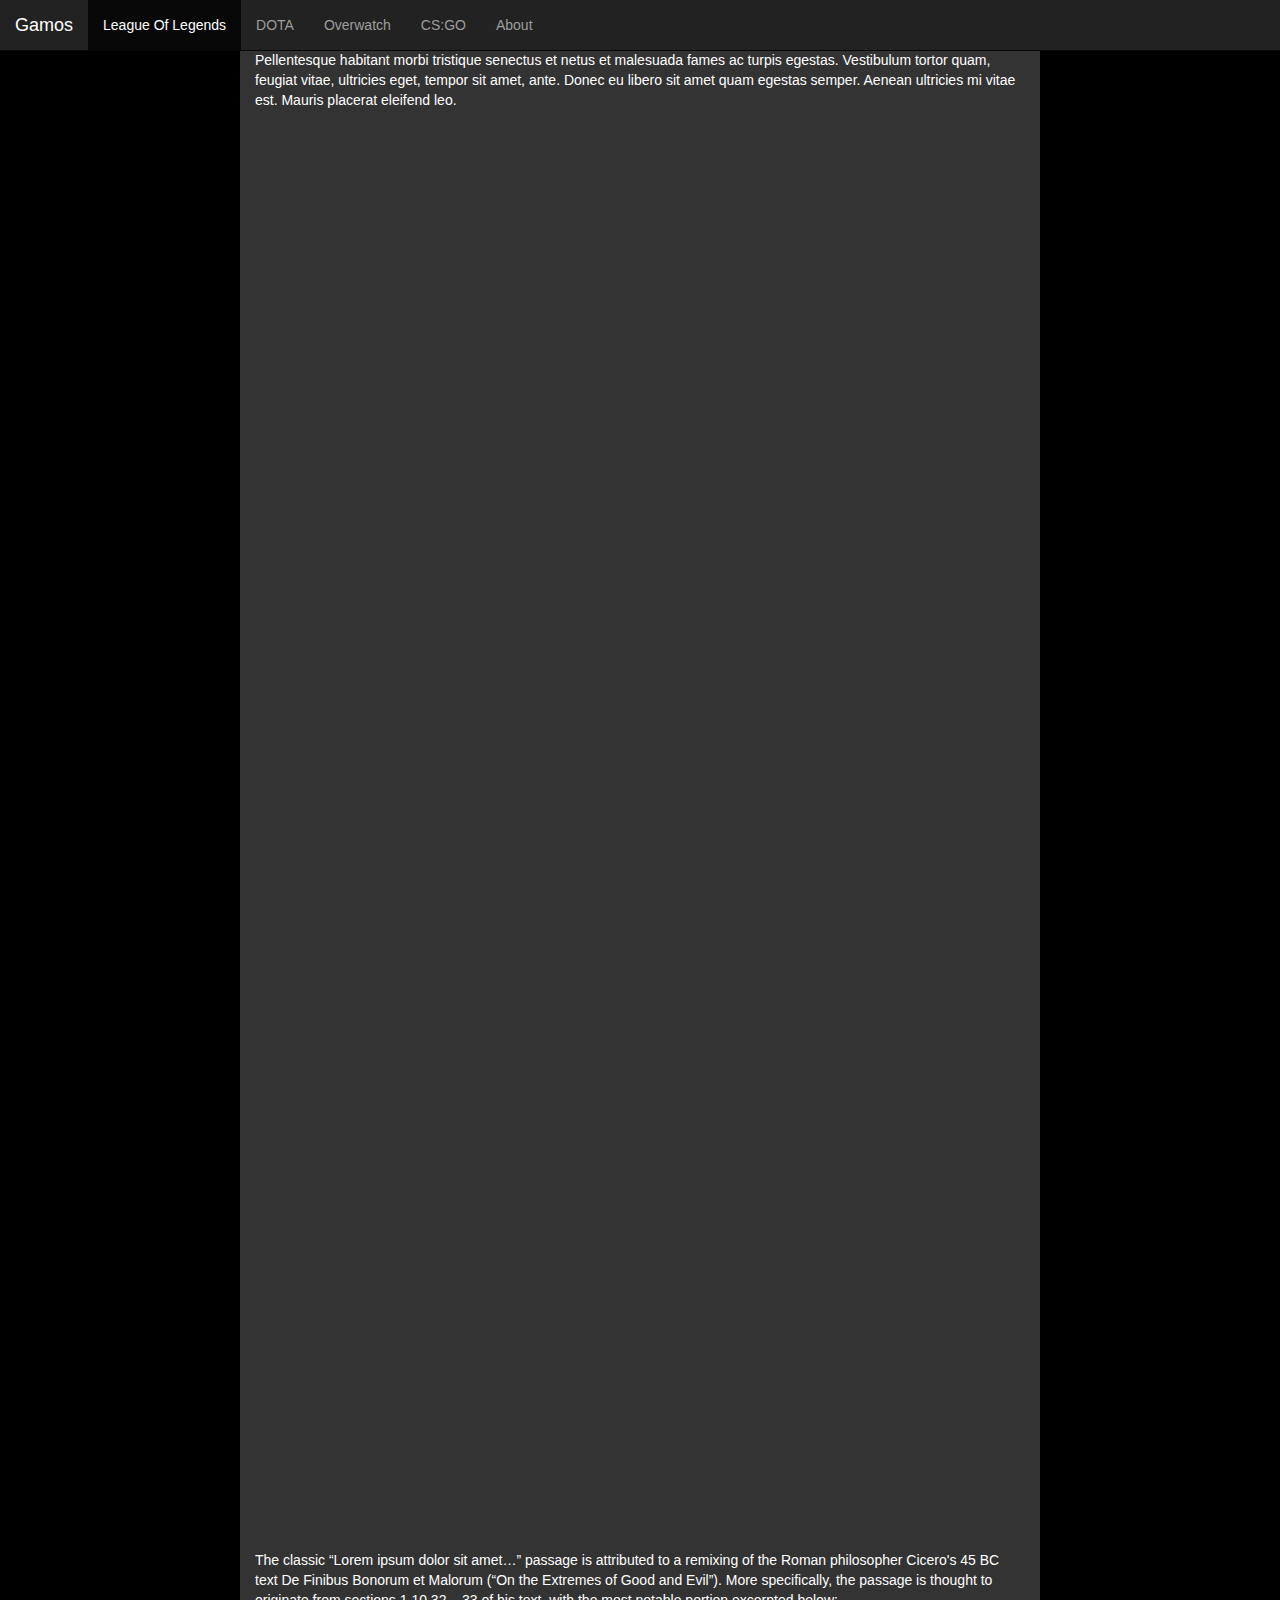
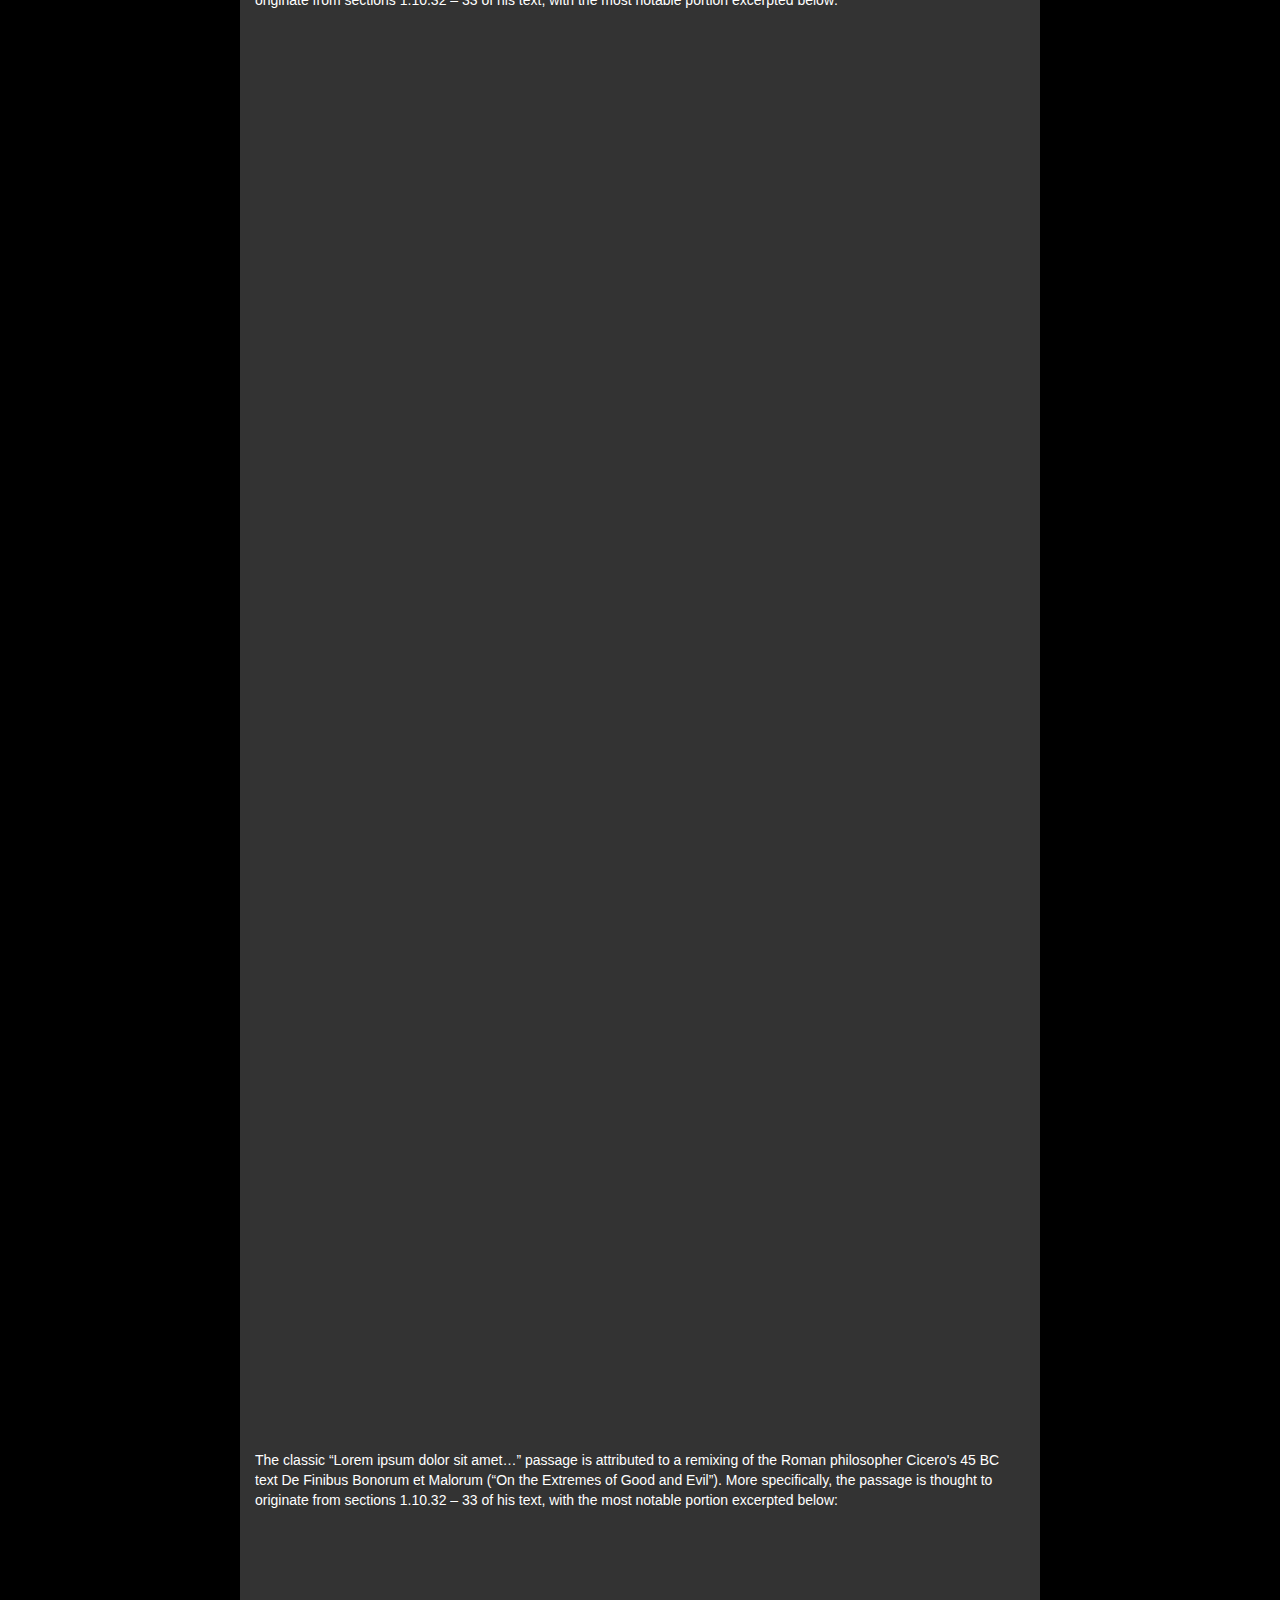
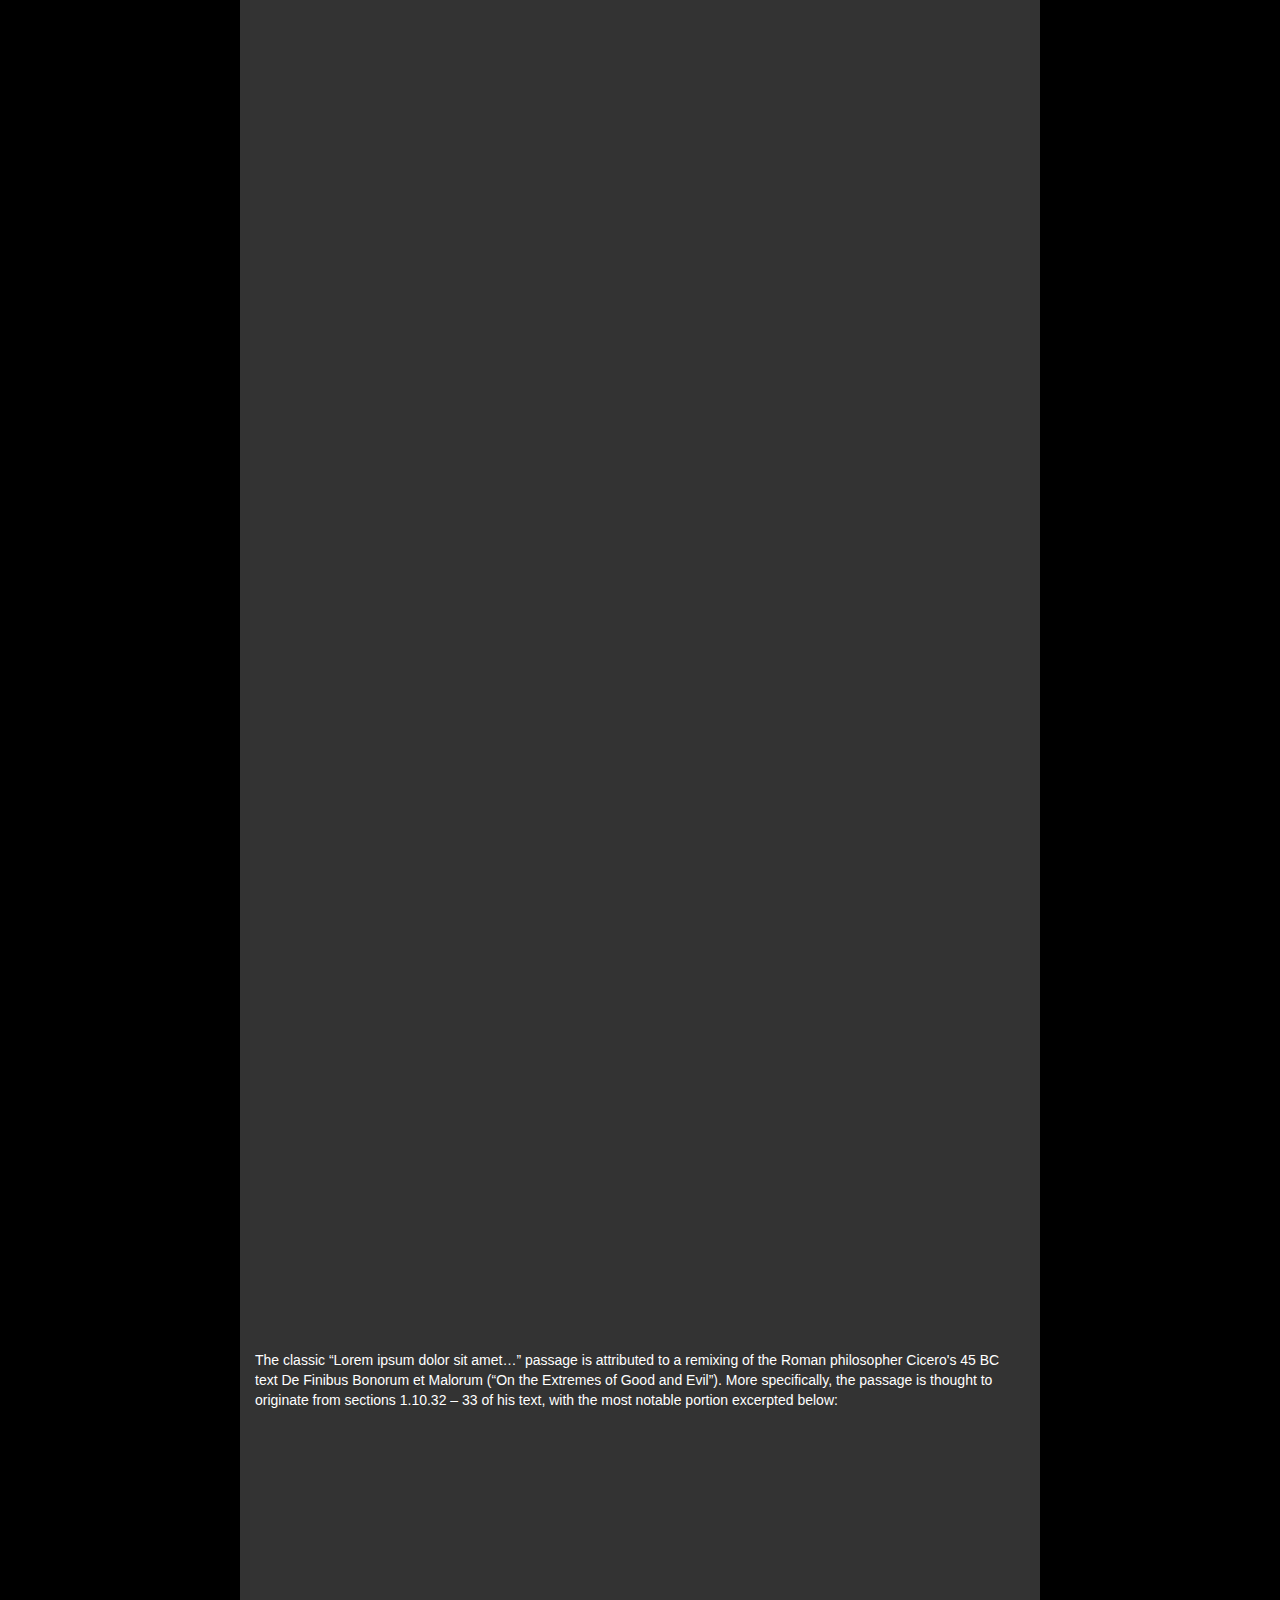
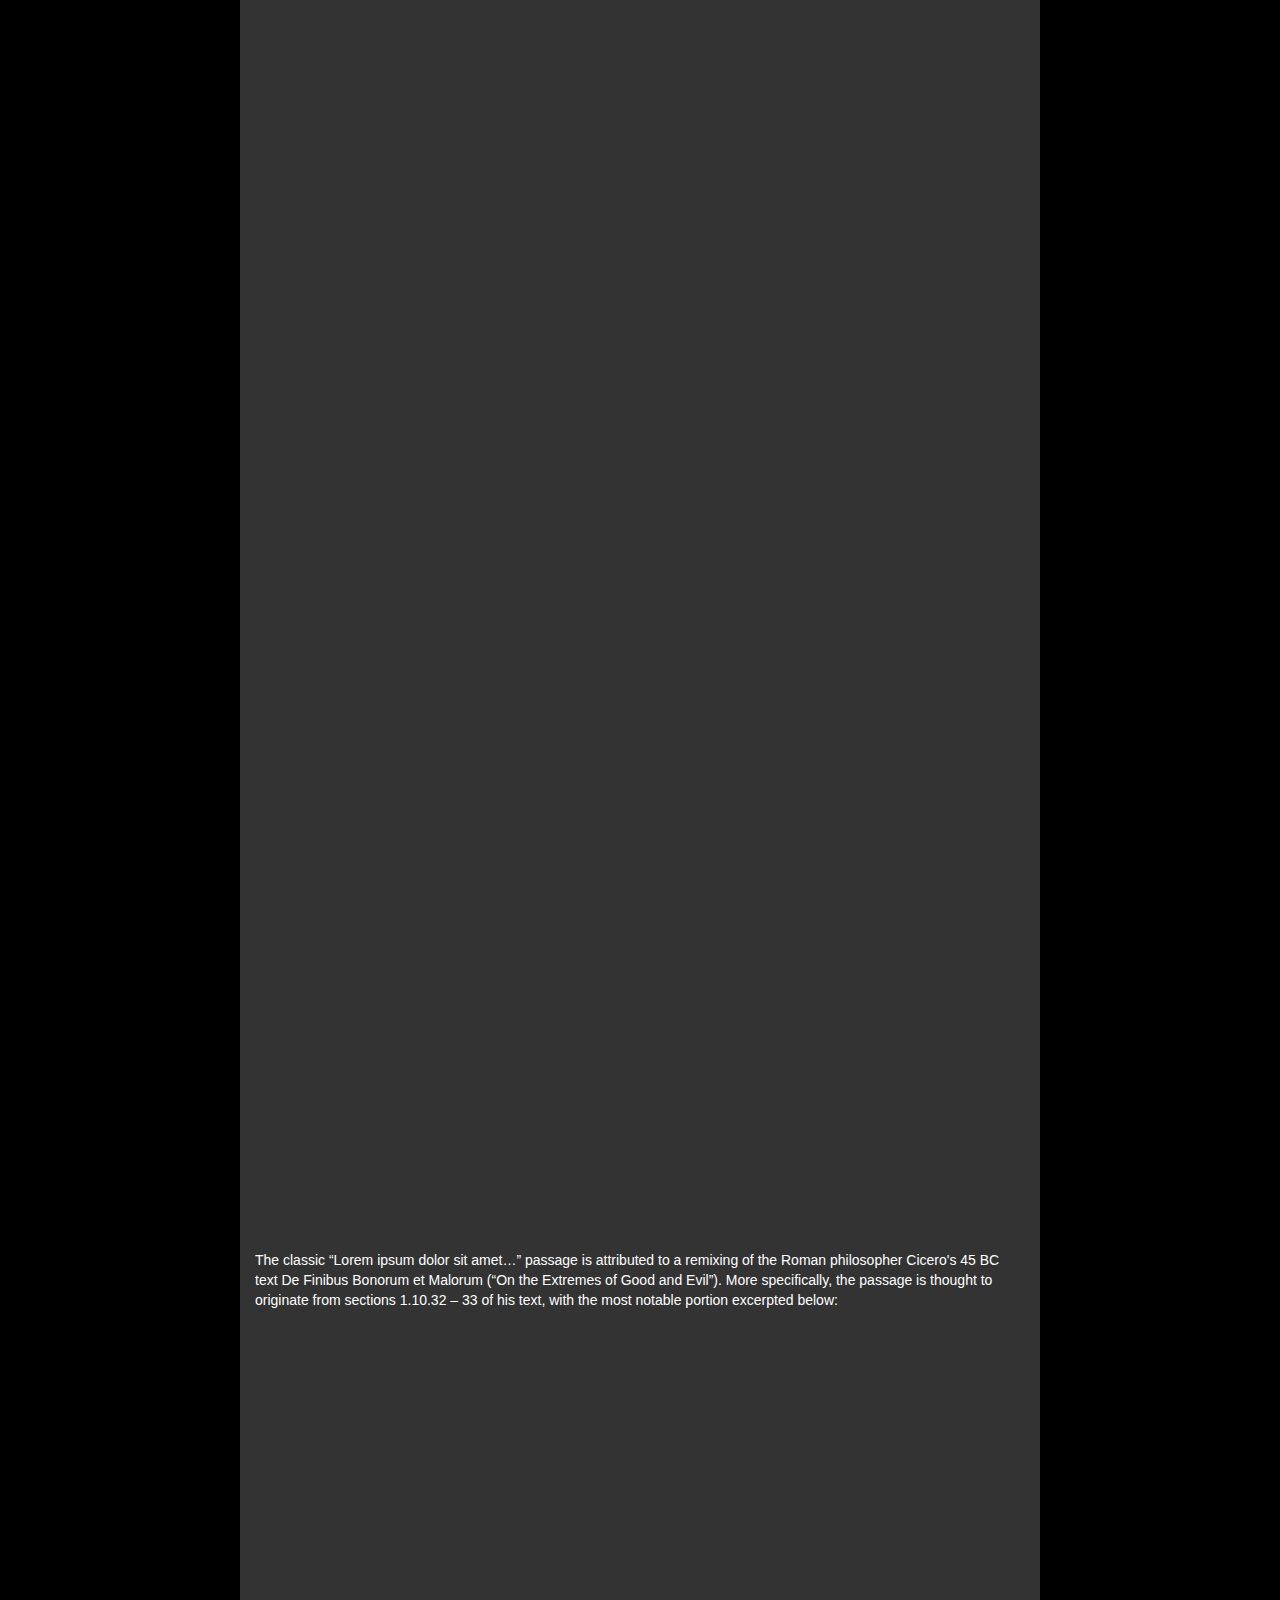
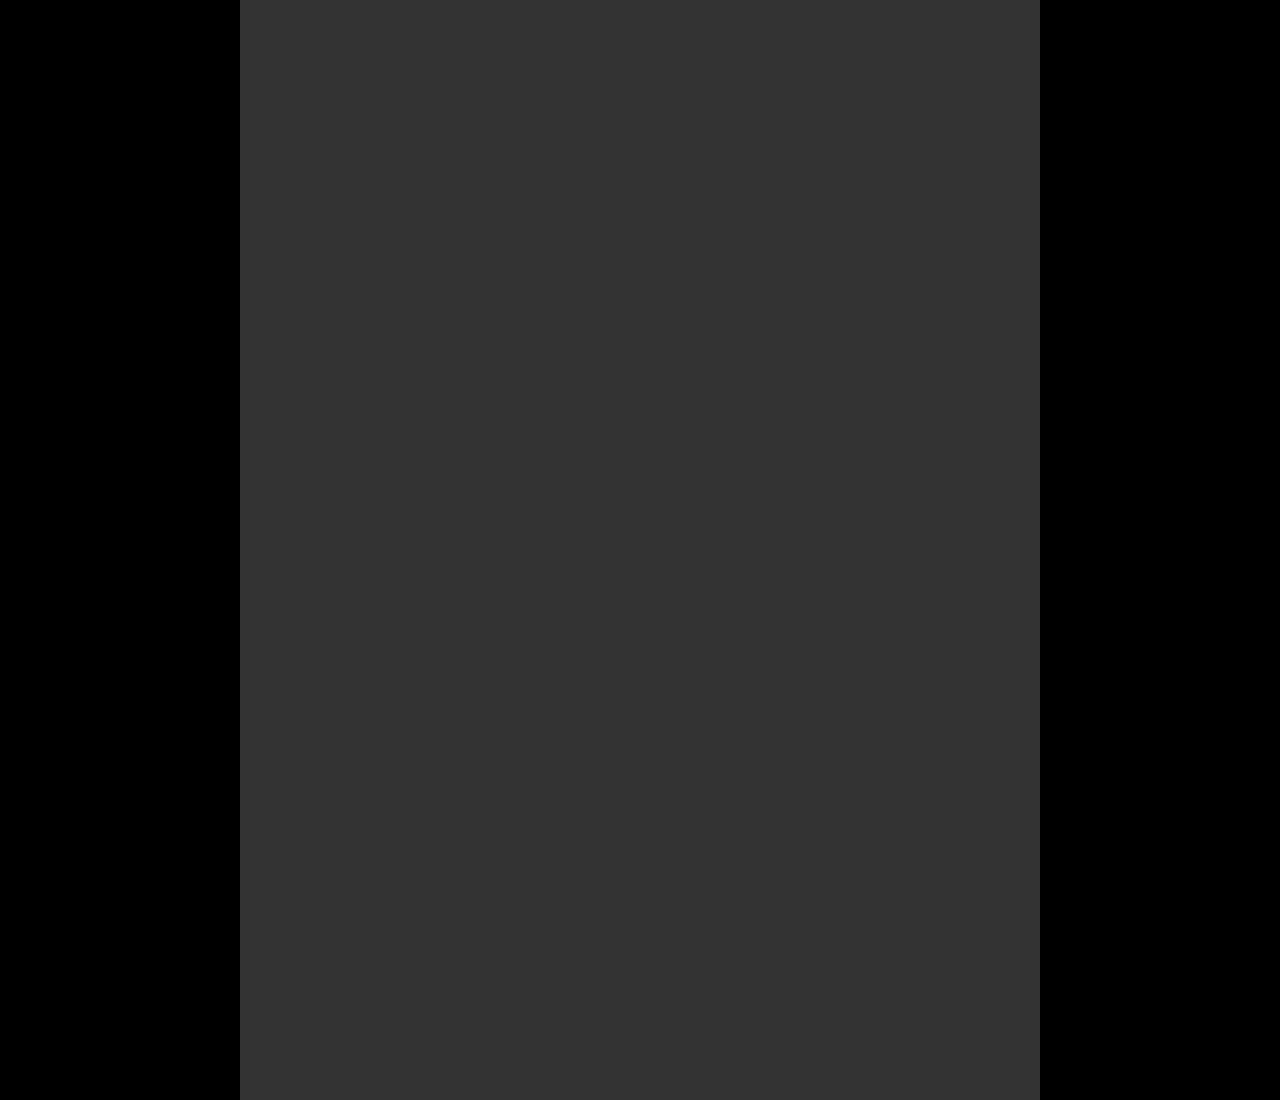
<file: index.html>
<html lang="en">
	<head>
		<meta charset="utf-8">
		<title>"Proekt po web"</title>
		<link rel="stylesheet" href="https://maxcdn.bootstrapcdn.com/bootstrap/3.3.7/css/bootstrap.min.css">
		<script src="https://ajax.googleapis.com/ajax/libs/jquery/3.3.1/jquery.min.js"></script>
		<script src="https://maxcdn.bootstrapcdn.com/bootstrap/3.3.7/js/bootstrap.min.js"></script>
		<script>
			$(document).on('click', 'a[href^="#"]', function (event) {
				event.preventDefault();

				$('html, body').animate({
					scrollTop: $($.attr(this, 'href')).offset().top
				}, 500);
			});
		</script>
		<style>
			body {
				background-color: #000000;
				position: relative; 
				height: 100%
				
			}
			#lol, #dota, #ow, #csgo, #about {padding-top:50px;height:1500px; background-color:rgba(255, 255, 255, 0.2); }
			.content {
				width:800px; margin:0 auto;
			}
			.content > * {
				color: white;
			}
		</style>
	</head>
	<body data-spy="scroll" data-target=".navbar" data-offset="50">
		<nav class="navbar navbar-inverse navbar-fixed-top">
			<div class="container-fluid">
				<div class="navbar-header">
					<button type="button" class="navbar-toggle" data-toggle="collapse" data-target="#myNavbar">
						<span class="icon-bar"></span>
						<span class="icon-bar"></span>
						<span class="icon-bar"></span>                        
					</button>
					<a class="navbar-brand" href="#">Gamos</a>
				</div>
				<div>
					<div class="collapse navbar-collapse" id="myNavbar">
						<ul class="nav navbar-nav">
						  <li><a href="#lol">League Of Legends</a></li>
						  <li><a href="#dota">DOTA</a>
						  <li><a href="#ow">Overwatch</a>
						  <li><a href="#csgo">CS:GO</a>
						  <li><a href="#about">About</a>
						</ul>
					</div>
				</div>
			</div>
		</nav>
		<div id="lol" class="container-fluid content">
			<p>Pellentesque habitant morbi tristique senectus et netus et malesuada fames ac turpis egestas. Vestibulum tortor quam, feugiat vitae, ultricies eget, tempor sit amet, ante. Donec eu libero sit amet quam egestas semper. Aenean ultricies mi vitae est. Mauris placerat eleifend leo.</p>
			
		</div>
		<div id="dota" class="container-fluid content">
			<p>The classic “Lorem ipsum dolor sit amet…” passage is attributed to a remixing of the Roman philosopher Cicero's 45 BC text De Finibus Bonorum et Malorum (“On the Extremes of Good and Evil”). More specifically, the passage is thought to originate from sections 1.10.32 – 33 of his text, with the most notable portion excerpted below: </p>
		</div>
		<div id="ow" class="container-fluid content">
			<p>The classic “Lorem ipsum dolor sit amet…” passage is attributed to a remixing of the Roman philosopher Cicero's 45 BC text De Finibus Bonorum et Malorum (“On the Extremes of Good and Evil”). More specifically, the passage is thought to originate from sections 1.10.32 – 33 of his text, with the most notable portion excerpted below: </p>
		</div>
		<div id="csgo" class="container-fluid content">
			<p>The classic “Lorem ipsum dolor sit amet…” passage is attributed to a remixing of the Roman philosopher Cicero's 45 BC text De Finibus Bonorum et Malorum (“On the Extremes of Good and Evil”). More specifically, the passage is thought to originate from sections 1.10.32 – 33 of his text, with the most notable portion excerpted below: </p>
		</div>
		<div id="about" class="container-fluid content">
			<p>The classic “Lorem ipsum dolor sit amet…” passage is attributed to a remixing of the Roman philosopher Cicero's 45 BC text De Finibus Bonorum et Malorum (“On the Extremes of Good and Evil”). More specifically, the passage is thought to originate from sections 1.10.32 – 33 of his text, with the most notable portion excerpted below: </p>
		</div>
	</body>
</html>
</file>
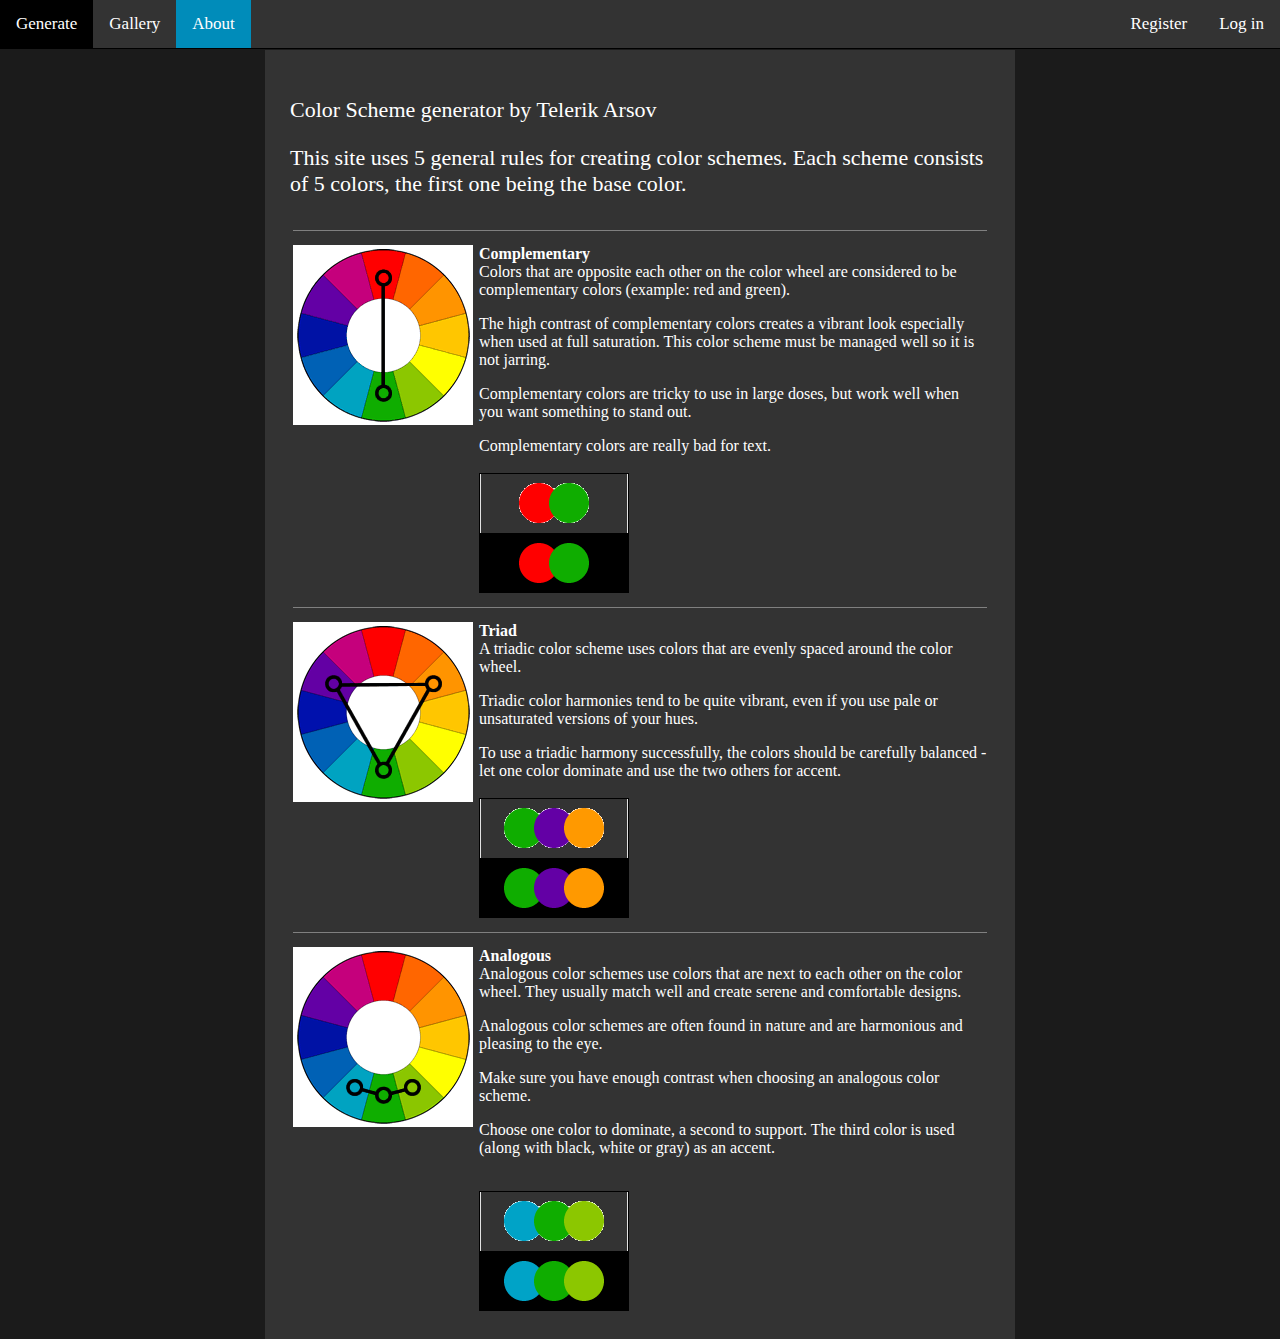
<file: about.html>
<html lang="en">
	<head>
		<meta charset="utf-8">
		<title>"Proekt po web"</title>
		<link rel="stylesheet" type="text/css" href="styles/gallery.css">
		<link rel="stylesheet" type="text/css" href="styles/generate.css">
		<link rel="stylesheet" type="text/css" href="styles/about.css">
		<link rel="stylesheet" type="text/css" href="styles/navbar.css">
		<link rel="stylesheet" type="text/css" href="styles/tutorial-modal.css">
		<link rel="stylesheet" type="text/css" href="styles/login-register.css">
		<script src="https://ajax.googleapis.com/ajax/libs/jquery/3.3.1/jquery.min.js"></script>
		<script src="scripts/script.js"></script>
	
	</head>
	<body>
		<div id="register" class="modal">
			<!-- Modal content -->
			<div class="modal-content reg">
				<div class="modal-header">
					<span class="close">&times;</span>
					<h2>Register</h2>
					</div>
					<div class="modal-body">
					<form method="post" action="index.html">
						<h1>Register</h1>
						<input type="email" placeholder="email" required/>
						<input type="password" id="password" placeholder="password" required/>
						<input type="password" id="confirm_password" placeholder="confirm password" required/>
						<a href="#">
							<button type="submit" class="gen-button">Register</button>
						</a>
					</form>
				</div>
			</div>
		</div>
		<div id="logIn" class="modal">
			<!-- Modal content -->
			<div class="modal-content log">
				<div class="modal-header">
					<span class="close">&times;</span>
					<h2>Log in</h2>
					</div>
					<div class="modal-body">
					<form method="post">
						<h1>Log In</h1>
						<form>
							<input type="email" placeholder="Email" required/>
							<input type="password" placeholder="Password" required/>
							<a href="#">
								<button type="submit" class="gen-button">Log In</button>
							</a>
						</form>
					</form>
				</div>
			</div>
		</div>
		<div class="navbar">
			<a href="generate.html">Generate</a>
			<a href="gallery.html">Gallery</a>
			<a href="about.html" class="active">About</a>
			<a class="login">Log in</a>
			<a class="register">Register</a>
			<a href="javascript:void(0);" style="font-size:15px;" class="icon" onclick="responsiveNav()">&#9776;</a>
        </div>
        <div class="intro">
            <div class="container">
				<p>Color Scheme generator by Telerik Arsov</p>
				<p>This site uses 5 general rules for creating color schemes. Each scheme consists of 
					5 colors, the first one being the base color.</p>
				<table class="colorInfo">
					<tbody>
						<tr>
							<td colspan="2"><hr size="1" noshade></td>
						</tr>
						<tr>
							<td valign="top"> <img src="img/complementary.png" name="Complementary" alt="Color Wheel with complementary color scheme"> </td>
							<td><p><strong>Complementary</strong> <br>
								Colors that are opposite each other on the color wheel are considered to be complementary
								colors (example: red and green).</p>
								<p>The high contrast of complementary colors creates a vibrant look especially when
								used at full saturation. This color scheme must be managed well so it is not jarring.</p>
								<p>Complementary colors are tricky to use in large doses, but work well when you want
								something to stand out. </p>
								<p> Complementary colors are really bad for text. <br>
								<br>
								<img src="img/Swatch_compl.png" alt="complementary color scheme" width="150" height="120"> </p>
							</td>
						</tr>
						<tr>
							<td colspan="2"><hr size="1" noshade></td>
						</tr>
						<tr>
							<td valign="top"><img src="img/triad.png" name="Triad" alt="Color Wheel with triadic color scheme"></td>
							<td><p><strong>Triad</strong> <br>
							A triadic color scheme uses colors that are evenly spaced around the color wheel. </p>
							<p>Triadic color harmonies tend to be quite vibrant, even if you use pale or unsaturated
							versions of your hues.</p>
							<p> To use a triadic harmony successfully, the colors should be carefully balanced
							- let one color dominate and use the two others for accent.<br>
							<br>
							<img src="img/Swatch_triad.png" alt="triadic color scheme" width="150" height="120"> </p></td>
						</tr>
						<tr>
							<td colspan="2"><hr size="1" noshade></td>
						</tr>
						<tr>
							<td valign="top"><img src="img/analogous.png" name="Analogous" alt="Color Wheel with analogous color scheme"></td>
							<td><p><strong>Analogous</strong> <br>
							Analogous color schemes use colors that are next to each other on the color wheel.
							They usually match well and create serene and comfortable designs. </p>
							<p>Analogous color schemes are often found in nature and are harmonious and pleasing to
							the eye.</p>
							<p>Make sure you have enough contrast when choosing an analogous color scheme.</p>
							<p>Choose one color to dominate, a second to support. The third color is used (along
							with black, white or gray) as an accent.</p>
							<p><br>
							<img src="img/Swatch_analog.png" alt="analogous color scheme" width="150" height="120"> </p></td>
						</tr>
					</tbody>
				</table>
            </div>
        </div>
	</body>
</html>
</file>
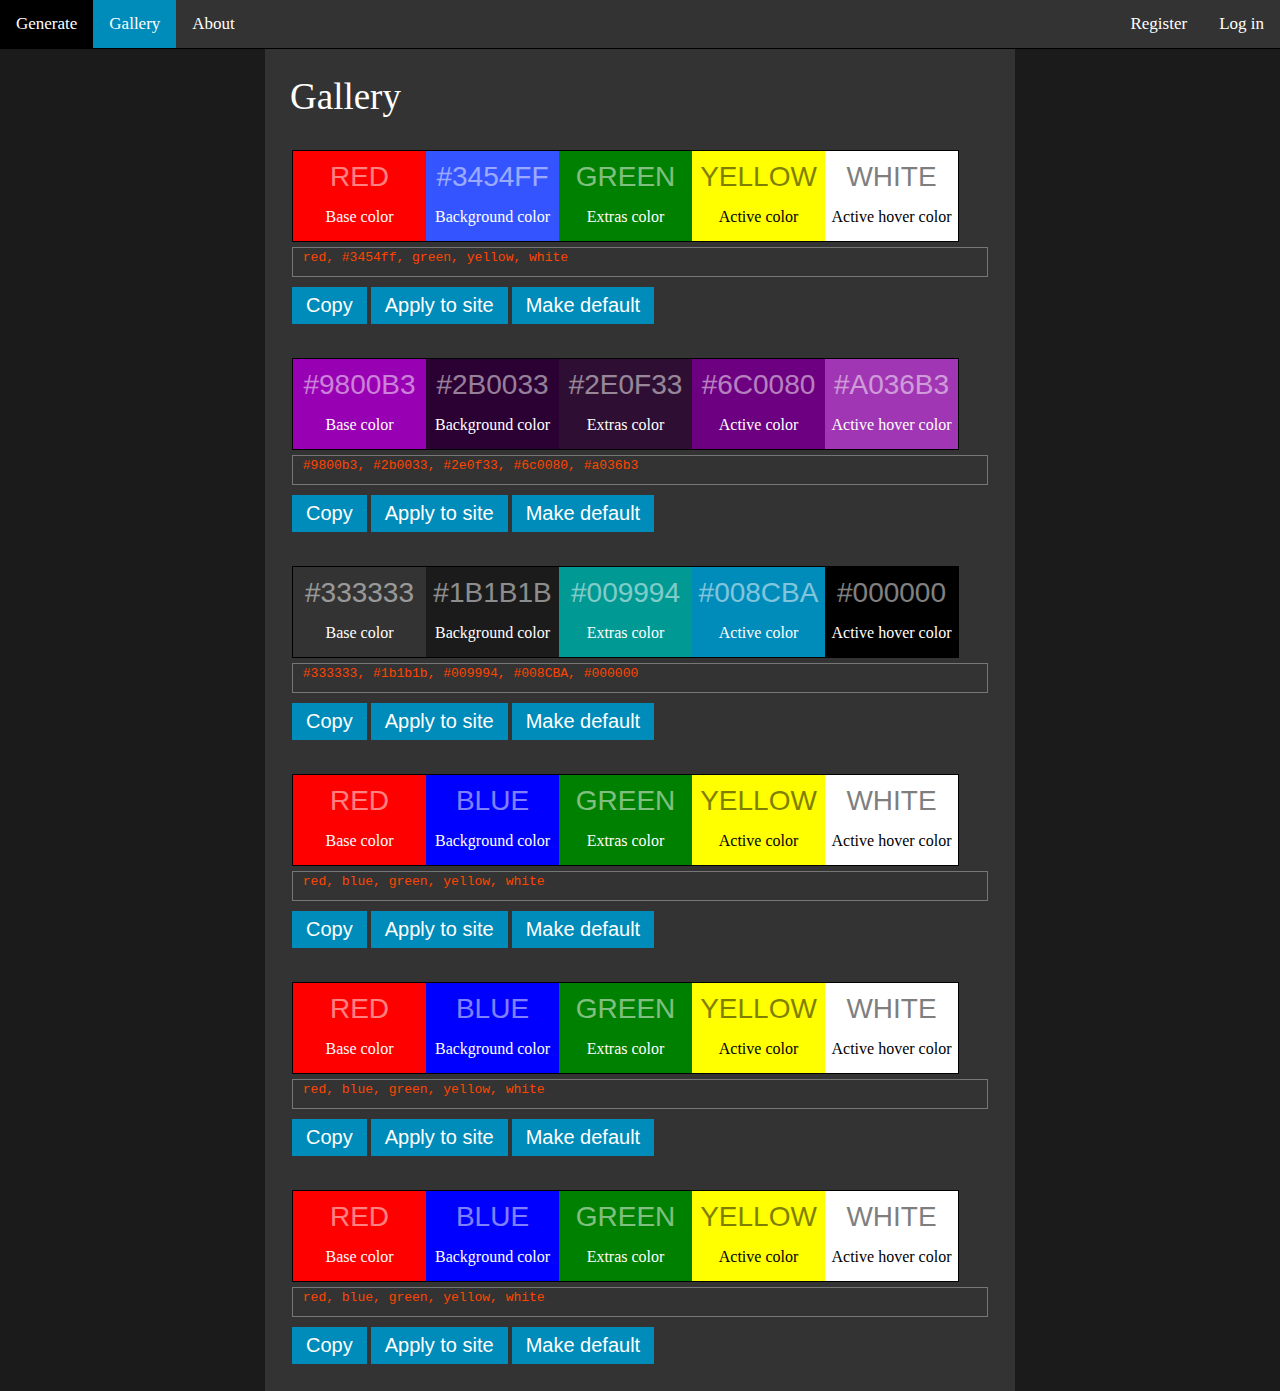
<file: gallery.html>
<html lang="en">
	<head>
		<meta charset="utf-8">
        <title>"Proekt po web"</title>
        <link rel="stylesheet" type="text/css" href="styles/navbar.css">
        <link rel="stylesheet" type="text/css" href="styles/colors-container.css">
        <link rel="stylesheet" type="text/css" href="styles/generate.css">
        <link rel="stylesheet" type="text/css" href="styles/gallery.css">   
        <link rel="stylesheet" type="text/css" href="styles/tutorial-modal.css">
		<link rel="stylesheet" type="text/css" href="styles/login-register.css">
		<script src="https://ajax.googleapis.com/ajax/libs/jquery/3.3.1/jquery.min.js"></script>
        <script src="scripts/gallery.js"></script>
        <script src="scripts/script.js"></script>
	
	</head>
	<body>
        <div id="register" class="modal">
            <!-- Modal content -->
            <div class="modal-content reg">
                <div class="modal-header">
                    <span class="close">&times;</span>
                    <h2>Register</h2>
                    </div>
                    <div class="modal-body">
                    <form method="post" action="index.html">
                        <h1>Register</h1>
                        <input type="email" placeholder="email" required/>
                        <input type="password" id="password" placeholder="password" required/>
                        <input type="password" id="confirm_password" placeholder="confirm password" required/>
                        <a href="#">
                            <button type="submit" class="gen-button">Register</button>
                        </a>
                    </form>
                </div>
            </div>
        </div>
        <div id="logIn" class="modal">
            <!-- Modal content -->
            <div class="modal-content log">
                <div class="modal-header">
                    <span class="close">&times;</span>
                    <h2>Log in</h2>
                    </div>
                    <div class="modal-body">
                    <form method="post">
                        <h1>Log In</h1>
                        <form>
                            <input type="email" placeholder="Email" required/>
                            <input type="password" placeholder="Password" required/>
                            <a href="#">
                                <button type="submit" class="gen-button">Log In</button>
                            </a>
                        </form>
                    </form>
                </div>
            </div>
        </div>
		<div class="navbar" id="topnav">
            <a href="generate.html">Generate</a>
            <a href="gallery.html" class="active">Gallery</a>
            <a href="about.html">About</a>
            <a class="login">Log in</a>
			<a class="register">Register</a>
			<a href="javascript:void(0);" style="font-size:15px;" class="icon" onclick="responsiveNav()">&#9776;</a>
        </div>
        <div class="container">
            <div class="content">
                <div id="gallery-heading">Gallery</div>
            </div>
        </div>
	</body>
</html>
</file>
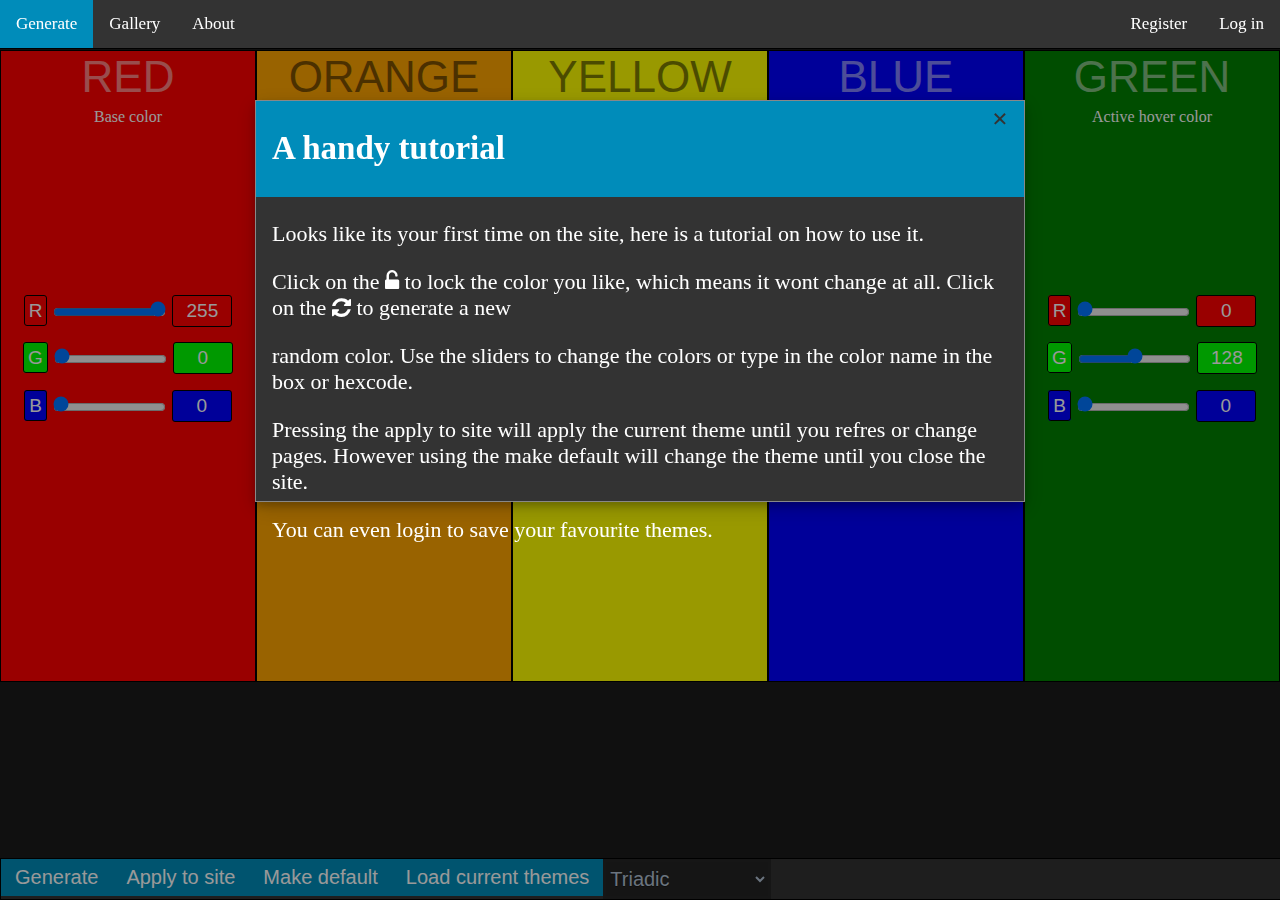
<file: generate.html>
<html lang="en">
	<head>
		<meta charset="utf-8">
		<title>"Proekt po web"</title>
		<link rel="stylesheet" type="text/css" href="styles/navbar.css">
		<link rel="stylesheet" type="text/css" href="styles/generate.css">
		<link rel="stylesheet" type="text/css" href="styles/colors-container.css">
		<link rel="stylesheet" type="text/css" href="styles/tutorial-modal.css">
		<link rel="stylesheet" type="text/css" href="styles/login-register.css">
		<!--This is used only for the icons all other css is done locally-->
		<link rel="stylesheet" href="https://cdnjs.cloudflare.com/ajax/libs/font-awesome/4.7.0/css/font-awesome.min.css"> 
		<script src="https://ajax.googleapis.com/ajax/libs/jquery/3.3.1/jquery.min.js"></script>
		<script src="scripts/script.js"></script>
	
	</head>
	<body>
		<div class="navbar" id="topnav">
			<a href="generate.html" class="active">Generate</a>
			<a href="gallery.html">Gallery</a>
			<a href="about.html">About</a>
			<a class="login">Log in</a>
			<a class="register">Register</a>
			<a href="javascript:void(0);" style="font-size:15px;" class="icon" onclick="responsiveNav()">&#9776;</a>
		</div>
		<div id="tutorialModal" class="modal">
			<!-- Modal content -->
			<div class="modal-content">
				<div class="modal-header">
					<span class="close">&times;</span>
					<h2>A handy tutorial</h2>
			  	</div>
			 	<div class="modal-body">
					<p>Looks like its your first time on the site, here is a tutorial on how to use it.</p>
					<p>Click on the  <i class="fa fa-unlock-alt"></i>  
						to lock the color you like, which means it wont change at all. 
						Click on the <i class="fa fa-refresh"></i>   to generate a new</p>
					<p> random color. Use the sliders to change the colors or type in the color name in the box or hexcode.</p>
					<p>Pressing the apply to site will apply the current theme until you refres or change pages. 
						However using the make default will change the theme until you close the site.</p>
					<p>You can even login to save your favourite themes.</p>
				</div>
			</div>
		</div>
		<div id="register" class="modal">
			<!-- Modal content -->
			<div class="modal-content reg">
				<div class="modal-header">
					<span class="close">&times;</span>
					<h2>Register</h2>
			  	</div>
			 	<div class="modal-body">
					<form method="post" action="index.html">
						<h1>Register</h1>
						<input type="email" placeholder="email" required/>
						<input type="password" id="password" placeholder="password" required/>
						<input type="password" id="confirm_password" placeholder="confirm password" required/>
						<a href="#">
							<button type="submit" class="gen-button">Register</button>
						</a>
					</form>
				</div>
			</div>
		</div>
		<div id="logIn" class="modal">
			<!-- Modal content -->
			<div class="modal-content log">
				<div class="modal-header">
					<span class="close">&times;</span>
					<h2>Log in</h2>
			  	</div>
			 	<div class="modal-body">
					<form method="post">
						<h1>Log In</h1>
						<form>
							<input type="email" placeholder="Email" required/>
							<input type="password" placeholder="Password" required/>
							<a href="#">
								<button type="submit" class="gen-button">Log In</button>
							</a>
						</form>
					</form>
				</div>
			</div>
		</div>

		<div class="content">
			<div class="colors-container">
				<div class="colors edit-hex" id="color-1" title="Edit" >
					<input type="text">
					<div id="base-color">Base color</div>
					<button class="lock"><i class="fa fa-unlock-alt"></i></button>
					<br>
					<button class="random"><i class="fa fa-refresh"></i></button>
					<fieldset id="red">
						<label for="r">R</label>
						<input type="range" min="0" max="255" id="r" step="1" value="0">
						<output for="r" id="r_out">0</output>
					</fieldset> 
					<fieldset>
						<label for="g">G</label>
						<input type="range" min="0" max="255" id="g" step="1" value="0">
						<output for="g" id="g_out">0</output>
					</fieldset>
						  
					<fieldset>
						<label for="b">B</label>
						<input type="range" min="0" max="255" id="b" step="1" value="0">
						<output for="b" id="b_out">0</output>
					</fieldset> 
				</div>
				<div class="colors edit-hex" id="color-2">
					<input type="text">
					<div id="background-color">Background color</div>
					<button class="lock"><i class="fa fa-unlock-alt"></i></button>
					<br>
					<button class="random"><i class="fa fa-refresh"></i></button>
					<fieldset id="red">
						<label for="r">R</label>
						<input type="range" min="0" max="255" id="r" step="1" value="0">
						<output for="r" id="r_out">0</output>
					</fieldset> 
					<fieldset>
						<label for="g">G</label>
						<input type="range" min="0" max="255" id="g" step="1" value="0">
						<output for="g" id="g_out">0</output>
					</fieldset>
						  
					<fieldset>
						<label for="b">B</label>
						<input type="range" min="0" max="255" id="b" step="1" value="0">
						<output for="b" id="b_out">0</output>
					</fieldset> 
				</div>
				<div class="colors edit-hex" id="color-3">
					<input type="text">
					<div id="extras-color">Extras color</div>
					<button class="lock"><i class="fa fa-unlock-alt"></i></button>
					<br>
					<button class="random"><i class="fa fa-refresh"></i></button>
					<fieldset id="red">
						<label for="r">R</label>
						<input type="range" min="0" max="255" id="r" step="1" value="0">
						<output for="r" id="r_out">0</output>
					</fieldset> 
					<fieldset>
						<label for="g">G</label>
						<input type="range" min="0" max="255" id="g" step="1" value="0">
						<output for="g" id="g_out">0</output>
					</fieldset>
						  
					<fieldset>
						<label for="b">B</label>
						<input type="range" min="0" max="255" id="b" step="1" value="0">
						<output for="b" id="b_out">0</output>
					</fieldset> 
				</div>
				<div class="colors edit-hex" id="color-4">
					<input type="text">
					<div id="active-color">Active color</div>
					<button class="lock"><i class="fa fa-unlock-alt"></i></button>
					<br>
					<button class="random"><i class="fa fa-refresh"></i></button>
					<fieldset id="red">
						<label for="r">R</label>
						<input type="range" min="0" max="255" id="r" step="1" value="0">
						<output for="r" id="r_out">0</output>
					</fieldset> 
					<fieldset>
						<label for="g">G</label>
						<input type="range" min="0" max="255" id="g" step="1" value="0">
						<output for="g" id="g_out">0</output>
					</fieldset>
						  
					<fieldset>
						<label for="b">B</label>
						<input type="range" min="0" max="255" id="b" step="1" value="0">
						<output for="b" id="b_out">0</output>
					</fieldset> 
				</div>
				<div class="colors edit-hex" id="color-5">
					<input type="text">
					<div id="active-hover">Active hover color</div>
					<button class="lock"><i class="fa fa-unlock-alt"></i></button>
					<br>
					<button class="random"><i class="fa fa-refresh"></i></button>
					<fieldset id="red">
						<label for="r">R</label>
						<input type="range" min="0" max="255" id="r" step="1" value="0">
						<output for="r" id="r_out">0</output>
					</fieldset> 
					<fieldset>
						<label for="g">G</label>
						<input type="range" min="0" max="255" id="g" step="1" value="0">
						<output for="g" id="g_out">0</output>
					</fieldset>
						  
					<fieldset>
						<label for="b">B</label>
						<input type="range" min="0" max="255" id="b" step="1" value="0">
						<output for="b" id="b_out">0</output>
					</fieldset> 
				</div>
			</div>

			<div class="gen-con">
					<select name="type" id="type-dropdown">
						<option>Complementary</option>
						<option>Monochromatic</option>
						<option selected="selected">Triadic</option>
						<option>Analogous </option>
						<option>Shades</option>
					</select>
					<button class="gen-button" id="generate" >Generate</button>
					<button class="gen-button" id="apply">Apply to site</button>
					<button class="gen-button" id="apply-perm">Make default</button>
					<button class="gen-button" id="load-curr">Load current themes</button>
			</div>

		</div>
	</body>
</html>
</file>
<file: styles/gallery.css>
.container {
    max-width: 700px;
    margin: 0 auto;
    background: var(--base-color);
    padding: 25px;
}

.edit-hex > input {
    font-size: 28;
}

.colors-container {
    margin-top: 30px;
    height: auto;
    width: auto;
    padding: 2px;
}

.colors {
    height: 90px;
    min-width: 133px;
	min-height: 60px;
    width: 19%;
    border: none;
    border-top: black 1px solid;
    border-bottom: black 1px solid;
}


.copy-area {
    margin-top: 5px;
    height: 30px;
    resize: none;
    width: 100%;
    color: orangered;
    font-size: 1em;
    background: #333333;
}

.gen-button{
    margin-top: 10px;
    float: none;
}

#gallery-heading {
    font-size: 37;
    color: var(--text-color)
}
</file>
<file: styles/generate.css>
body {
	margin: 0;
	background: var(--site-background)
}


.content {
	width: 100%;
	height: auto;
	margin: auto;
	margin-top: 50px;
}

.gen-button {
	border: none;
	background: var(--active-color); 
	color: var(--active-text-color);
  	padding: 7px 14px; 
	cursor: pointer; 
	margin: 0;
	font-size: 20px;
	float: left;
}

.gen-button:hover {
	background-color: var(--active-hover);
    color: var(--active-hover-text-color);
}

.gen-con {
	position: fixed;
	bottom: 0;
	border: 1px;
	border-style: solid;
	margin: 0;
	padding: 0;
	width: 100%;
	background: var(--base-color);
	height: auto;
}

.gen-con > label {
	padding: 5px;
	font-size: 20px;
	font-weight: 500;
	border-left: white;
}

.gen-con > select {
	height: 40px;
	min-width: auto; 
	font-size: 20px;
	font-weight: 500;
	border-width: 3px;
  	border-color: rgba(50, 50, 50, 0.14);
}

input[type=range]::-webkit-slider-thumb {
	-webkit-appearance: none;
	appearance: none;
	height: 10;
	width: 10px;
	border-radius: 50%;
	border: 2px solid black;
	background: white;
	cursor: pointer;
	margin-top: -6px;
  }
  
input[type=range]::-moz-range-thumb {
	border: 2px solid black;
	height: 10px;
	width: 10px;
	border-radius: 50%;
	background: white;
	cursor: pointer;
}

input[type=range]::-ms-thumb {
	border: 2px solid black;
	height: 10px;
	width: 10px;
	border-radius: 50%;
	background: white;
	cursor: pointer;
}
</file>
<file: styles/about.css>
body {
    margin:0;
    background: var(--site-background);
}


.intro {
    height: calc(100% - 50px);
    width: 100%;
    margin-top: 50px; 
}

.container {
    font-size: 22;
    color: var(--text-color);
}

.colorInfo {
    width: 100%; 
    border: 0px; 
}

td {
    padding: 3px;
    color: var(--text-color);
}

table {
    border-spacing: 0px;
}
</file>
<file: styles/navbar.css>
:root {
  --base-color: #333333;
  --site-background: #1b1b1b;
  --active-color: #008CBA;
  --active-hover: #000000;
  --extra-color: #009994;
  --text-color: white;
  --active-text-color: white;
  --active-hover-text-color: white;
}

.navbar {
    overflow: hidden;
    position: fixed;
    z-index: 2;
    top: 0;
    width: 100%;
    background-color: var(--base-color);
    border-bottom: 1px solid;
}
.navbar a {
  float: left;
  display: block;
  color: var(--text-color);
  text-align: center;
  padding: 14px 16px;
  text-decoration: none;
  font-size: 17px;
}

a.login, a.register{
  float: right;
}


.navbar .icon {
  display: none;
}

.navbar a:hover:not(.active){
  background-color: var(--active-hover);
  color: var(--active-hover-text-color);
}

.navbar .active {
  background-color: var(--active-color);
  color: var(--active-text-color);
}

@media screen and (max-width: 600px) {
  .navbar a:not(:first-child){
    display: none;
  }
  .navbar a.icon {
    float: right;
    display: block;
  }
}

@media screen and (max-width: 600px) {
  .navbar.responsive {position: relative;}
  .navbar.responsive .icon {
    position: absolute;
    right: 0;
    top: 0;
  }
  .navbar.responsive a {
    float: none;
    display: block;
    text-align: left;
  }
}
</file>
<file: styles/tutorial-modal.css>
.modal {
    display: none;
    position: fixed;
    z-index: 1;
    padding-top: 100px;
    left: 0;
    top: 0;
    width: 100%;
    height: 100%;
    overflow: auto;
    background-color: rgb(0,0,0); 
    background-color: rgba(0,0,0,0.4);
}

.modal-content {
    width: auto;
    height: auto;
    max-width: 1100px;
    max-height: 400px;
    position: relative;
    background-color: var(--base-color);
    color: var(--text-color);
    margin: auto;
    padding: 0;
    border: 1px solid #888;
    width: 60%;
    box-shadow: 0 4px 8px 0 rgba(0,0,0,0.2),0 6px 20px 0 rgba(0,0,0,0.19);
    -webkit-animation-name: animatetop;
    -webkit-animation-duration: 0.4s;
    animation-name: animatetop;
    animation-duration: 0.4s;
    font-size: 22px;
}

@-webkit-keyframes animatetop {
    from {top:-300px; opacity:0} 
    to {top:0; opacity:1}
}

@keyframes animatetop {
    from {top:-300px; opacity:0}
    to {top:0; opacity:1}
}

.close {
    color: var(--base-color);
    float: right;
    font-size: 28px;
    font-weight: bold;
}

.close:hover,
.close:focus {
    color:  var(--active-text-color);
    text-decoration: none;
    cursor: pointer;
}

.modal-header {
    padding: 2px 16px;
    background-color:var(--active-color);
    color: var(--active-text-color);
}   

.modal-body {
    padding: 2px 16px;
    height: 100%;
    color: var(--text-color);
}

.modal-footer {
    padding: 2px 16px;
    background-color:var(--active-color);
    color: var(--active-text-color);
}
</file>
<file: styles/login-register.css>
input[type=email],
input[type=password]{
  width: 100%;
  padding: 12px;
  border: 1px solid #ccc;
  border-radius: 4px;
  box-sizing: border-box;
  margin-top: 6px;
  margin-bottom: 16px;
  resize: vertical;
}

.modal-content.reg {
    max-height: 480px;
    max-width: 800px;
}

.modal-content.log {
    max-width: 800px;
    max-height: 410px;
}
</file>
<file: styles/colors-container.css>
.colors-container {
	width: 100%;
	height: 70%;
	margin-top: 50px;
}
.colors {
	float: left;
	width: calc(20% - 2px);
	min-width: 250px;
	height: 100%;
	min-height: 472px;
	text-align: center;
	border: solid 1px;
}


input[type="text"]:hover {
	border-color: #b2c2d4;
}

.edit-hex > input:hover, .edit-hex > input:focus, .lock:hover, .random:hover {
	opacity: 0.7 !important;
}

.edit-hex > input {
	width: 100%;
	height: 42px;
	margin: 5px 0px 5px 0px;
	background: none;
	border: none;
	color: black;
	cursor: pointer;
	font-size: 44;
	font-weight: 500;
	opacity: 0.5;
	text-align: center;
	text-transform: uppercase;
}

.edit-hex > div {
	margin: 5px 0px 5px 0px;
}

.light > input, .light > div {
	color: white;
}

select{
    background: rgba(0,0,0,0.3);
    color: #b2c2d4;
    text-shadow:0 1px 0 rgba(0,0,0,0.4);
}
option:not(:checked) { 
    background-color: white; 
    color:#000;
}


.colors:hover .lock,
.colors:hover .random {
	visibility: visible;
}

.lock,
.random {
	visibility: hidden;
	background: transparent;
	font-size: 44;
	opacity: 0.5;
	border: none;
	padding: 5px 15px 5px 15px;
	border-radius: 8px;
}

.locked {
	visibility: visible;
	opacity: 0.7 !important;
}
fieldset{
	border: none;
}
fieldset > input {
	width: 50%;
}
fieldset#red{
	margin-top: 50px;
}
label, output{
	padding: 4px;
	border-radius: 3px;
	font-family: 'Roboto', sans-serif;
	font-size: 19;
	color: var(--text-color);
	border-color: black;
}

output{
	width: 50;
	display: inline-block;	
}

label[for=r], output[for=r]{
	background-color: #f00;
	border-style: solid;
    border-width: 1px;
}
label[for=g], output[for=g]{
	background-color: #0f0;
	border-style: solid;
    border-width: 1px;
}
label[for=b], output[for=b]{
	background-color: #00f;
	border-style: solid;
    border-width: 1px;
}
</file>
